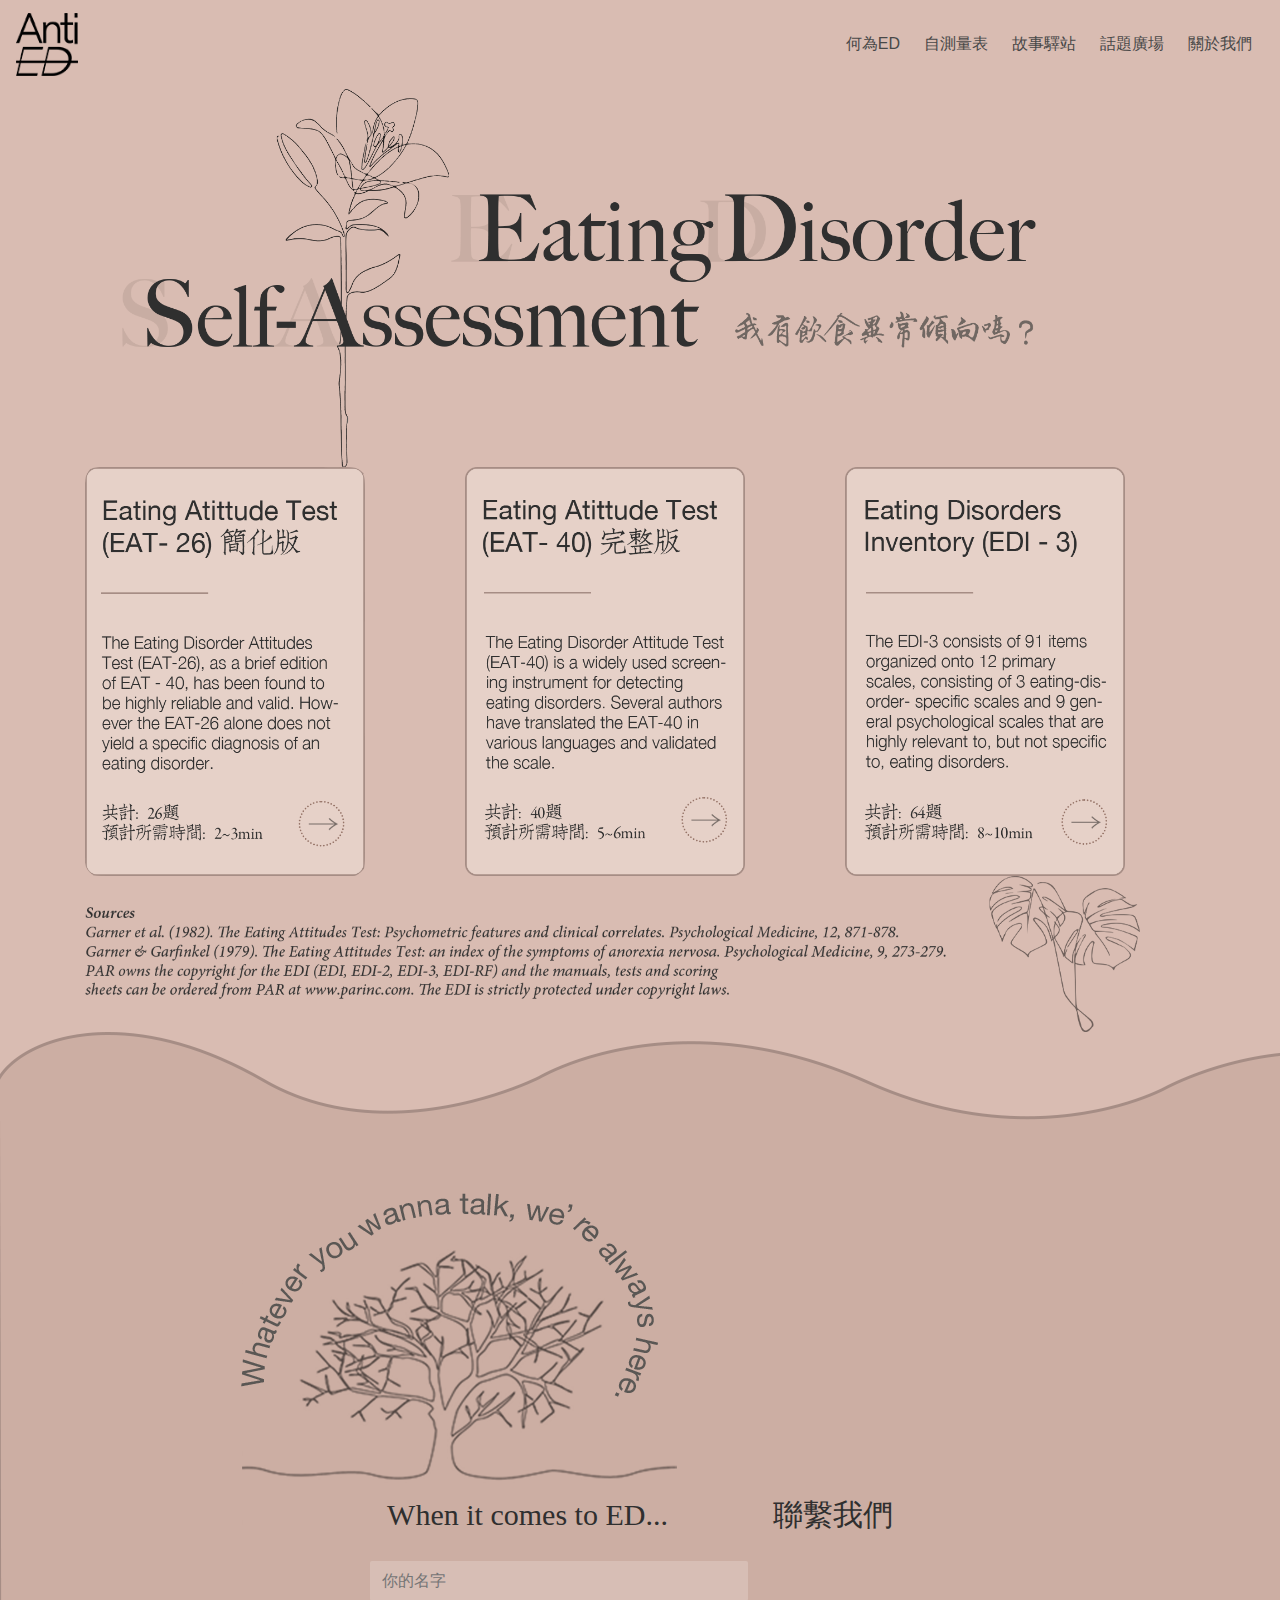
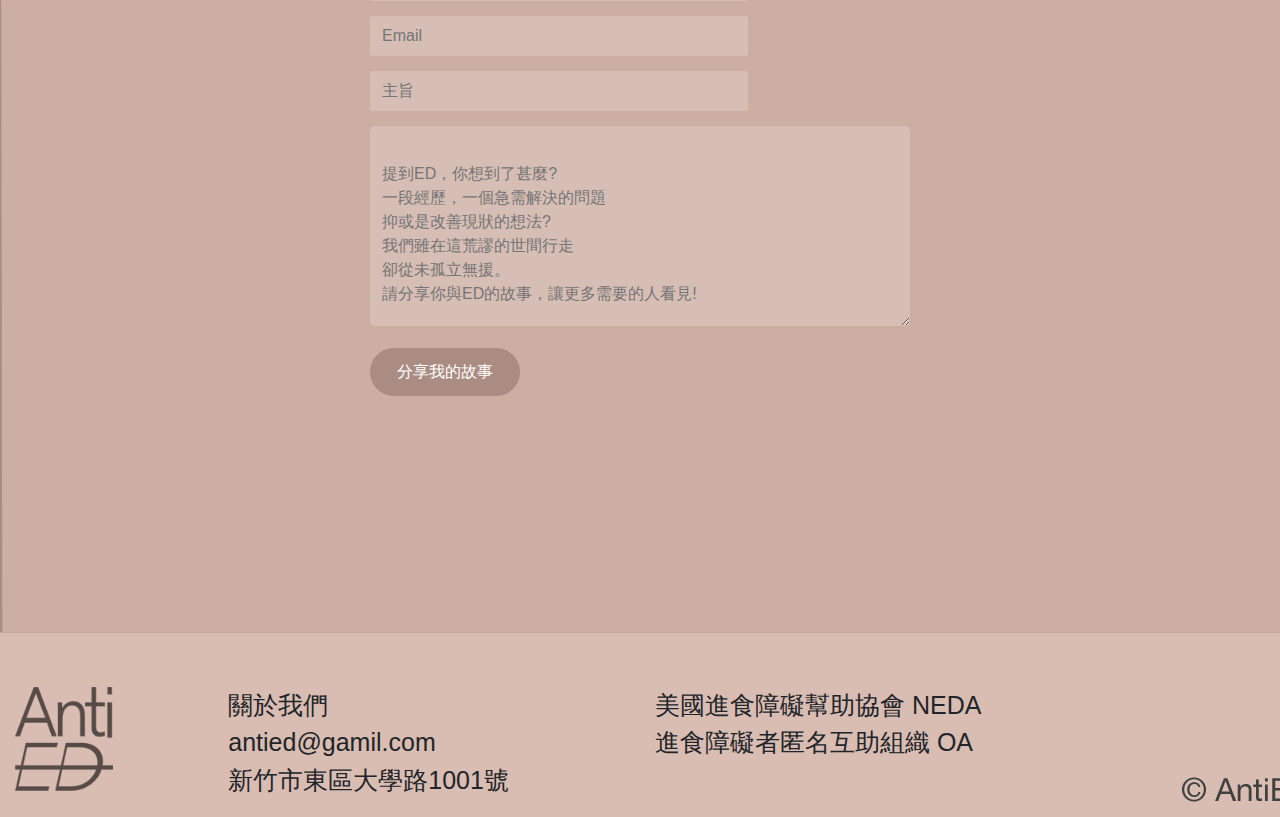
<file: ED網頁(自我測驗)/index.html>
<!DOCTYPE html>
<html lang="en">
<head>
    <meta charset="UTF-8">
    <meta name="viewport" content="width=device-width, initial-scale=1" >
    <meta http-equiv="X-UA-Compatible" content="IE=edge">
    <meta name="viewport" content="width=device-width, initial-scale=1.0">
    <title>自我測驗</title>
    <!-- css連結 -->
	<link href="css/style.css" rel="stylesheet">
	<link href="css/bootstrap.min.css" rel="stylesheet">
	<link rel="stylesheet" href="css/jquery.fancybox.min.css">
</head>
<body>
        	<!-- JS連結 -->
	<script src="js/jQuery.js"></script>
	<script src="js/bootstrap.min.js"></script>
	<script src="js/jquery.fancybox.min.js"></script>

    <!-- 漢堡選單 -->
	<nav class="navbar navbar-expand-lg navbar-default fixed-top">
        <a class="navbar-brand" href="#"><img src="img/logo.png" width=85% alt=""></a>
          <button class="navbar-toggler" type="button" data-toggle="collapse" data-target="#navbarSupportedContent" aria-controls="navbarSupportedContent" aria-expanded="false" aria-label="Toggle navigation">
              <span class="navbar-toggler-icon"></span>
          </button>
    
          <div class="collapse navbar-collapse" id="navbarSupportedContent">
            <ul class="navbar-nav ml-auto">
              <li class="nav-item"><a class="nav-link" href="#section1">何為ED</a></li>
              <li class="nav-item"><a class="nav-link" href="#section2">自測量表</a></li>
              <li class="nav-item"><a class="nav-link" href="#section3">故事驛站</a></li>
              <li class="nav-item"><a class="nav-link" href="#section4">話題廣場</a></li>
              <li class="nav-item"><a class="nav-link" href="#section5">關於我們</a></li>
            </ul>
          </div>
    </nav>
    <!-- ED Self-Assessment -->
    <div class="Self-Assessment">
    <div class="container-fluid">
        <div class="row">
            <div class="col-1"></div>
            <div class="col-md-11 ">
                <img class="EDSA" src="img/ed.png" width=80% >
            </div>
        </div>
    </div>
    </div>
    <!-- 三個自我測驗題目 -->
    <div class="test">
     <div class="container">
        <div class="row">
            <div class="col-4"><img src="img/first.png" width=80% alt=""></div>
            <div class="col-4"><img src="img/second.png" width=80%  alt=""></div>
            <div class="col-4"><img src="img/third.png" width=80%  alt=""></div>
        </div>
        <div class="row">
            <div class="col-12"><img src="img/leaf2.png" width=95% alt=""></div>
        </div>
     </div>
     
    </div>
    <!-- 聯繫我們 -->
    <div class="contact" id="section3">
        <div class="container">
            <div class="row">
                <div class="col-12">
                    <div>
                        <p class="title text-center">When it comes to ED...&nbsp;&nbsp;&nbsp;&nbsp;&nbsp;&nbsp;&nbsp;&nbsp;&nbsp;&nbsp;&nbsp;&nbsp;&nbsp;&nbsp;聯繫我們</p>
                        
                        <!-- <hr class="title_line"> -->
                    </div>
                    <div class="form">
                        <div>
                            <input type="text" placeholder="你的名字">
                        </div>
                        <div>
                            <input type="text" placeholder="Email">
                        </div>
                        <div>
                            <input type="text" placeholder="主旨">
                        </div>
                        <div>
                            <textarea placeholder="
提到ED，你想到了甚麼?
一段經歷，一個急需解決的問題
抑或是改善現狀的想法?
我們雖在這荒謬的世間行走
卻從未孤立無援。
請分享你與ED的故事，讓更多需要的人看見! " class="text-left"></textarea>
                        </div>
                        <div class="text-left"><input type="submit" value="分享我的故事"></div>
                    </div>	
                </div>
            </div>
        </div>
    </div>
    	<!-- footer -->
	<footer >
        <hr class="footer_line">
		<div class="container-fluid">
			<div class="row">
                <div class="col-12"><p>&nbsp</p></div>
                <div class="col-1"> <img class="footer-logo" src="img/antied.png" height=80% alt=""></div>
                <div class="col-1"></div>
				<div class="col-md-3 text-left">
					關於我們 <br>antied@gamil.com <br> 新竹市東區大學路1001號
				</div>
                <div class="col-1"></div>
                <div class="col-4">美國進食障礙幫助協會 NEDA <br>進食障礙者匿名互助組織 OA</div>
				<div class="col-md-1 text-center">
					<a href="#"><img class="ED" src="img/© AntiED.png"></a>
				</div>
			</div>
		</div>
	</footer>
</body>
</html>
</file>
<file: ED網頁(自我測驗)/css/style.css>
html{
	width: 100%;
   /* background-color: #d9bcb2; */
}

* {
	box-sizing: border-box;
}
/* navbar改顏色開始 */
.navbar {
    background-color: #d9bcb2;
  }
  .navbar .navbar-brand {
    color: #484848;
  }
  .navbar .navbar-brand:hover,
  .navbar .navbar-brand:focus {
    color: #ecdbff;
  }
  .navbar .navbar-text {
    color: #484848;
  }
  .navbar .navbar-text a {
    color: #ecdbff;
  }
  .navbar .navbar-text a:hover,
  .navbar .navbar-text a:focus {
    color: #ecdbff; 
  }
  .navbar .navbar-nav .nav-link {
    color: #484848;
    border-radius: .25rem;
    margin: 0 0.25em;
  }
  .navbar .navbar-nav .nav-link:not(.disabled):hover,
  .navbar .navbar-nav .nav-link:not(.disabled):focus {
    color: #ecdbff;
  }
  .navbar .navbar-nav .dropdown-menu {
    background-color: #d9bcb2;
    border-color: #8e6e63;
  }
  .navbar .navbar-nav .dropdown-menu .dropdown-item {
    color: #484848;
  }
  .navbar .navbar-nav .dropdown-menu .dropdown-item:hover,
  .navbar .navbar-nav .dropdown-menu .dropdown-item:focus,
  .navbar .navbar-nav .dropdown-menu .dropdown-item.active {
    color: #ecdbff;
    background-color: #8e6e63;
  }
  .navbar .navbar-nav .dropdown-menu .dropdown-divider {
    border-top-color: #8e6e63;
  }
  .navbar .navbar-nav .nav-item.active .nav-link,
  .navbar .navbar-nav .nav-item.active .nav-link:hover,
  .navbar .navbar-nav .nav-item.active .nav-link:focus,
  .navbar .navbar-nav .nav-item.show .nav-link,
  .navbar .navbar-nav .nav-item.show .nav-link:hover,
  .navbar .navbar-nav .nav-item.show .nav-link:focus {
    color: #ecdbff;
    background-color: #8e6e63;
  }
  .navbar .navbar-toggler {
    border-color: #8e6e63;
  }
  .navbar .navbar-toggler:hover,
  .navbar .navbar-toggler:focus {
    background-color: #8e6e63;
  }
  .navbar .navbar-toggler .navbar-toggler-icon {
    color: #484848;
  }
  .navbar .navbar-collapse,
  .navbar .navbar-form {
    border-color: #484848;
  }
  .navbar .navbar-link {
    color: #484848;
  }
  .navbar .navbar-link:hover {
    color: #ecdbff;
  }
  
  @media (max-width: 575px) {
    .navbar-expand-sm .navbar-nav .show .dropdown-menu .dropdown-item {
      color: #484848;
    }
    .navbar-expand-sm .navbar-nav .show .dropdown-menu .dropdown-item:hover,
    .navbar-expand-sm .navbar-nav .show .dropdown-menu .dropdown-item:focus {
      color: #ecdbff;
    }
    .navbar-expand-sm .navbar-nav .show .dropdown-menu .dropdown-item.active {
      color: #ecdbff;
      background-color: #8e6e63;
    }
  }
  
  @media (max-width: 767px) {
    .navbar-expand-md .navbar-nav .show .dropdown-menu .dropdown-item {
      color: #484848;
    }
    .navbar-expand-md .navbar-nav .show .dropdown-menu .dropdown-item:hover,
    .navbar-expand-md .navbar-nav .show .dropdown-menu .dropdown-item:focus {
      color: #ecdbff;
    }
    .navbar-expand-md .navbar-nav .show .dropdown-menu .dropdown-item.active {
      color: #ecdbff;
      background-color: #8e6e63;
    }
  }
  
  @media (max-width: 991px) {
    .navbar-expand-lg .navbar-nav .show .dropdown-menu .dropdown-item {
      color: #484848;
    }
    .navbar-expand-lg .navbar-nav .show .dropdown-menu .dropdown-item:hover,
    .navbar-expand-lg .navbar-nav .show .dropdown-menu .dropdown-item:focus {
      color: #ecdbff;
    }
    .navbar-expand-lg .navbar-nav .show .dropdown-menu .dropdown-item.active {
      color: #ecdbff;
      background-color: #8e6e63;
    }
  }
  
  @media (max-width: 1199px) {
    .navbar-expand-xl .navbar-nav .show .dropdown-menu .dropdown-item {
      color: #484848;
    }
    .navbar-expand-xl .navbar-nav .show .dropdown-menu .dropdown-item:hover,
    .navbar-expand-xl .navbar-nav .show .dropdown-menu .dropdown-item:focus {
      color: #ecdbff;
    }
    .navbar-expand-xl .navbar-nav .show .dropdown-menu .dropdown-item.active {
      color: #ecdbff;
      background-color: #8e6e63;
    }
  }
  
  .navbar-expand .navbar-nav .show .dropdown-menu .dropdown-item {
    color: #484848;
  }
  .navbar-expand .navbar-nav .show .dropdown-menu .dropdown-item:hover,
  .navbar-expand .navbar-nav .show .dropdown-menu .dropdown-item:focus {
    color: #ecdbff;
  }
  .navbar-expand .navbar-nav .show .dropdown-menu .dropdown-item.active {
    color: #ecdbff;
    background-color: #8e6e63;
  }
  /* navbar改顏色結束 */
.container-fluid{
    background-color: #d9bcb2;

}
.Self-Assessment{
    margin-top: 89px;
    background-color: #d9bcb2;
}
.test{
  background-color: #d9bcb2;
}



.eating{
    margin-top: 40px;
}
.middle{
    display: flex;
    align-items: center;
    justify-content: center;
    font-size: 30px;
    font-family: "Helvetica Neue";
    margin-top: 40px;
}
.member{
    margin-top: 220px;
    margin-left: 70px;
    font-size: 70px;
    font-family: 'BigCaslon Medium';
}
.profile{
    margin-top: 150px;
    /* display: flex; */
    justify-content: space-between;
}
.hy{
    margin-left: 0px;
}
/* .timmy{
    margin-left:50px;
}
.alan{
    margin-left:50px;
}
.winnie{
    margin-left:50px;
} */
.contact{
    height:1200px;
    background-image: url(../img/contact.png);
    background-color: #d9bcb2;
}
.title{
    margin-top: 460px;
    font-family: 'WenYue GuDianMingChaoTi';
    font-size: 30px;
}
.contact .title {
	color:#2f2f2f;
}

.contact .form {
	max-width: 600px;
	margin:0 auto;
	padding: 0 30px;
	color:#d7beb5;
}

.form input {
	height: 40px;
	width: 70%;
	background-color: #d7beb5;
	border-radius: 2px;
	border:0px;
	padding: 12px;
	resize: vertical;
	color: #000000;
	margin:7.5px 0;
}

.form textarea {
	height: 200px;
	width: 100%;
	background-color: #d7beb5;
	border-radius: 5px;
	border:0px;
	padding: 12px;
	resize: vertical;
	color: #000000;
	margin:7.5px 0;
}

input[type=submit] {
  background-color: #aa8c82;
  color: white;
  cursor: pointer;
  width: 150px!important;
  height: 48px;
  border-radius: 100px;
  font-family: 'WenYue GuDianMingChaoTi';
}

input[type=submit]:hover {
  background-color: #aa8c82;
}

.footer_line{
    font-size: 10px;
    margin:0 !important;
    color: #a68d85;
    background: #d9bcb2;
}
footer{
    background: #ccaea3 !important;
    font-size: 25px;
    
}

.ED{
    padding-top: 90px;
    padding-left: 100px;
}
</file>
